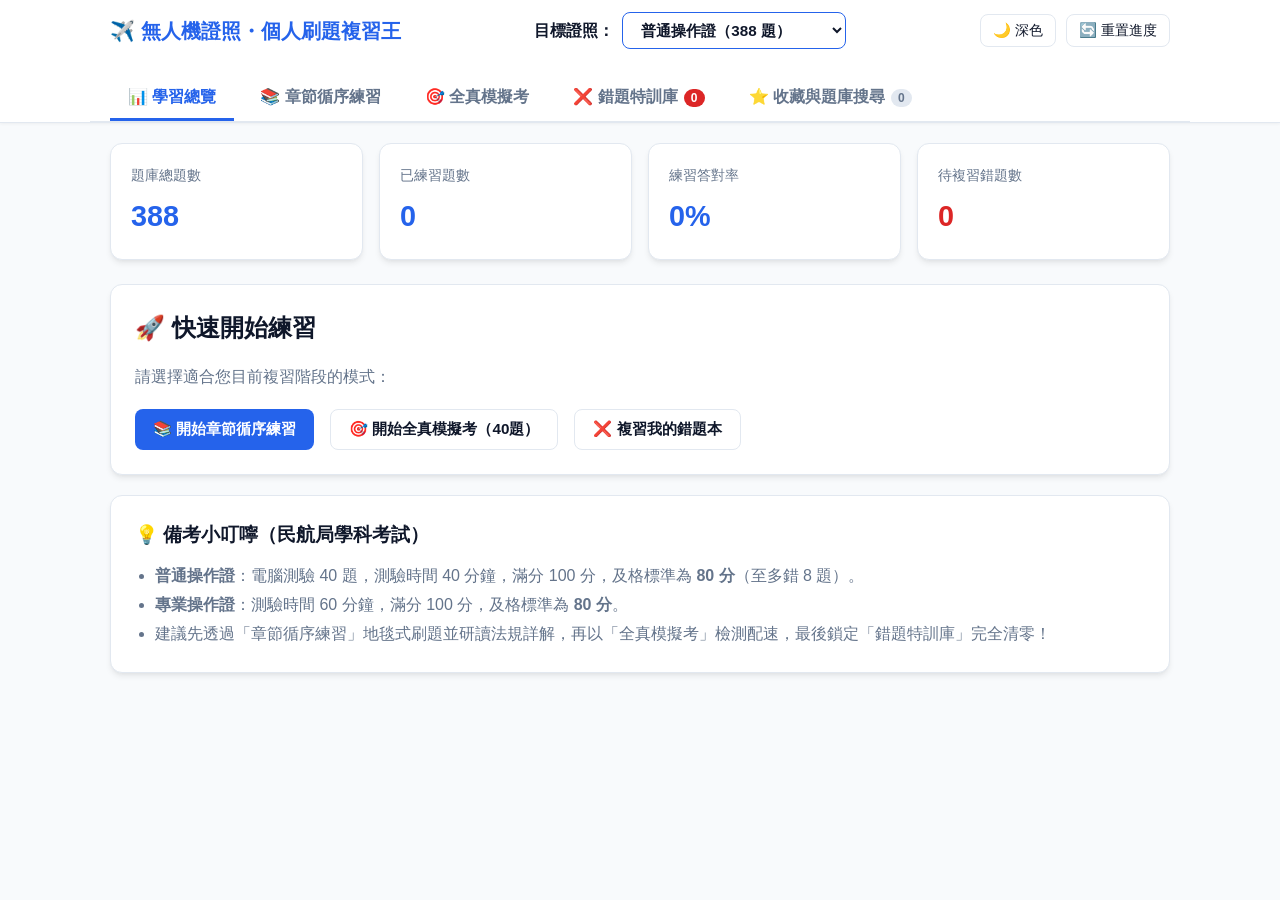
<file: index.html>
<!DOCTYPE html>
<html lang="zh-TW">
<head>
  <meta charset="UTF-8">
  <meta name="viewport" content="width=device-width, initial-scale=1.0">
  <title>無人機證照・個人刷題複習王</title>
  <link rel="stylesheet" href="app.css">
</head>
<body>

  <!-- 頂部標頭 -->
  <header>
    <div class="header-container">
      <div class="logo-area">
        <h1>✈️ 無人機證照・個人刷題複習王</h1>
      </div>
      
      <div class="course-selector">
        <label for="courseSelect"><strong>目標證照：</strong></label>
        <select id="courseSelect">
          <option value="普通操作證學科題庫" selected>普通操作證（388 題）</option>
          <option value="專業操作證學科題庫">專業操作證（588 題）</option>
          <option value="專業操作證屆期換證題庫">專業換證題庫（324 題）</option>
          <option value="專業操作證屆期換證題庫_簡易">專業換證_簡易（120 題）</option>
        </select>
      </div>

      <div class="header-actions">
        <button id="themeToggleBtn" class="icon-btn" title="切換深淺色模式">🌙 深色</button>
        <button id="resetDataBtn" class="icon-btn" title="重設目前考科作答紀錄">🔄 重置進度</button>
      </div>
    </div>

    <!-- 模式頁籤 -->
    <nav class="nav-tabs">
      <button class="tab-btn active" data-tab="dashboard">📊 學習總覽</button>
      <button class="tab-btn" data-tab="practice">📚 章節循序練習</button>
      <button class="tab-btn" data-tab="mock">🎯 全真模擬考</button>
      <button class="tab-btn" data-tab="wrong">❌ 錯題特訓庫 <span id="wrongBadge" class="badge">0</span></button>
      <button class="tab-btn" data-tab="search">⭐ 收藏與題庫搜尋 <span id="favBadge" class="badge badge-gray">0</span></button>
    </nav>
  </header>

  <!-- 主要內容區 -->
  <main>

    <!-- 1. 學習總覽 (Dashboard) -->
    <section id="tab-dashboard" class="tab-content">
      <div class="dashboard-grid">
        <div class="stat-card">
          <span class="stat-title">題庫總題數</span>
          <span id="statTotalQuestions" class="stat-value">0</span>
        </div>
        <div class="stat-card">
          <span class="stat-title">已練習題數</span>
          <span id="statPracticedCount" class="stat-value">0</span>
        </div>
        <div class="stat-card">
          <span class="stat-title">練習答對率</span>
          <span id="statAccuracyRate" class="stat-value">0%</span>
        </div>
        <div class="stat-card">
          <span class="stat-title">待複習錯題數</span>
          <span id="statWrongCount" class="stat-value" style="color: var(--danger);">0</span>
        </div>
      </div>

      <div class="card">
        <h2 style="margin-bottom: 16px;">🚀 快速開始練習</h2>
        <p style="color: var(--text-muted); margin-bottom: 20px;">
          請選擇適合您目前複習階段的模式：
        </p>
        <div style="display: flex; gap: 16px; flex-wrap: wrap;">
          <button class="btn btn-primary" onclick="app.switchTab('practice')">
            📚 開始章節循序練習
          </button>
          <button class="btn btn-outline" onclick="app.switchTab('mock')">
            🎯 開始全真模擬考（40題）
          </button>
          <button class="btn btn-outline" onclick="app.switchTab('wrong')">
            ❌ 複習我的錯題本
          </button>
        </div>
      </div>

      <div class="card">
        <h3 style="margin-bottom: 12px;">💡 備考小叮嚀（民航局學科考試）</h3>
        <ul style="padding-left: 20px; color: var(--text-muted); line-height: 1.8;">
          <li><strong>普通操作證</strong>：電腦測驗 40 題，測驗時間 40 分鐘，滿分 100 分，及格標準為 <strong>80 分</strong>（至多錯 8 題）。</li>
          <li><strong>專業操作證</strong>：測驗時間 60 分鐘，滿分 100 分，及格標準為 <strong>80 分</strong>。</li>
          <li>建議先透過「章節循序練習」地毯式刷題並研讀法規詳解，再以「全真模擬考」檢測配速，最後鎖定「錯題特訓庫」完全清零！</li>
        </ul>
      </div>
    </section>

    <!-- 2. 章節循序練習 (Practice) -->
    <section id="tab-practice" class="tab-content" style="display: none;">
      <div class="filter-bar">
        <div class="filter-group">
          <label><strong>章節篩選：</strong></label>
          <select id="practiceTopicSelect" class="filter-select">
            <option value="ALL">全部章節 (全部題目)</option>
          </select>
          <label style="display: flex; align-items: center; gap: 4px; cursor: pointer;">
            <input type="checkbox" id="practiceShuffleCheck"> 隨機亂序出題
          </label>
        </div>
        <div>
          <button id="practiceRestartBtn" class="btn btn-outline">🔄 重新開始本章</button>
        </div>
      </div>

      <div class="card" id="practiceQuestionCard">
        <!-- 動態渲染題目 -->
      </div>
    </section>

    <!-- 3. 全真模擬考 (Mock) -->
    <section id="tab-mock" class="tab-content" style="display: none;">
      <!-- 考試準備畫面 -->
      <div class="card" id="mockIntroCard">
        <h2 style="margin-bottom: 12px;">🎯 全真計時模擬測驗</h2>
        <p style="color: var(--text-muted); margin-bottom: 16px;">
          完全比照民航局電腦測驗標準：
        </p>
        <ul style="padding-left: 20px; color: var(--text-muted); margin-bottom: 24px; line-height: 1.8;">
          <li>題目數量：<strong>40 題</strong>（由目前考科隨機抽選）</li>
          <li>考試時間：<strong>40 分鐘</strong>（倒數計時）</li>
          <li>評分標準：每題 2.5 分，滿分 100 分，<strong>80 分及格</strong></li>
          <li>作答期間不提供答案提示，交卷後立即產生成績單與錯題分析報告。</li>
        </ul>
        <button id="startMockBtn" class="btn btn-primary" style="font-size: 1.1rem; padding: 12px 28px;">
          🚀 開始模擬考試
        </button>
      </div>

      <!-- 考試進行中畫面 -->
      <div id="mockExamRunningArea" style="display: none;">
        <div class="filter-bar">
          <div style="font-size: 1.2rem; font-weight: 700; color: var(--danger); display: flex; align-items: center; gap: 6px;">
            ⏱️ 剩餘時間：<span id="mockTimer">40:00</span>
          </div>
          <div style="display: flex; gap: 10px;">
            <button id="submitMockExamBtn" class="btn btn-danger">📝 立即交卷</button>
          </div>
        </div>

        <div class="card" id="mockQuestionCard">
          <!-- 考試當前題 -->
        </div>

        <!-- 答題卡選單 -->
        <div class="card">
          <div style="font-weight: 600; margin-bottom: 10px; display: flex; justify-content: space-between;">
            <span>答題卡 (點擊直接跳題)：</span>
            <span id="mockAnswerProgress">已答：0 / 40</span>
          </div>
          <div class="exam-grid" id="mockAnswerGrid">
            <!-- 動態生成 1~40 按鈕 -->
          </div>
        </div>
      </div>

      <!-- 考試結果結算畫面 -->
      <div class="card" id="mockResultCard" style="display: none;">
        <!-- 動態渲染考試結果與錯題清單 -->
      </div>
    </section>

    <!-- 4. 錯題特訓庫 (Wrong) -->
    <section id="tab-wrong" class="tab-content" style="display: none;">
      <div class="filter-bar">
        <div style="font-weight: 600; font-size: 1.1rem;">
          ❌ 待消滅錯題庫（做對可移出）
        </div>
        <div style="display: flex; gap: 10px;">
          <button id="clearWrongListBtn" class="btn btn-outline" style="color: var(--danger);">🗑️ 清空所有錯題</button>
        </div>
      </div>

      <div id="wrongQuizContainer">
        <!-- 錯題練習卡 -->
      </div>
    </section>

    <!-- 5. 收藏與題庫搜尋 (Search & Favorites) -->
    <section id="tab-search" class="tab-content" style="display: none;">
      <div class="filter-bar">
        <div class="filter-group">
          <input type="text" id="searchKeywordInput" class="search-input" placeholder="🔍 輸入關鍵字（例如：空域、罰鍰、氣象）...">
          <button id="searchBtn" class="btn btn-primary">搜尋</button>
          <button id="showOnlyFavsBtn" class="btn btn-outline">⭐ 只看星號收藏</button>
        </div>
        <div id="searchResultStats" style="color: var(--text-muted);">
          共 0 筆結果
        </div>
      </div>

      <div id="searchResultsList" style="display: flex; flex-direction: column; gap: 16px;">
        <!-- 搜尋結果卡片清單 -->
      </div>
    </section>

  </main>

  <!-- 引用題庫資料與主程式邏輯 -->
  <script src="questions_data.js"></script>
  <script src="app.js"></script>
</body>
</html>
</file>
<file: app.css>
:root {
  --primary: #2563eb;
  --primary-hover: #1d4ed8;
  --primary-light: #eff6ff;
  --success: #16a34a;
  --success-light: #f0fdf4;
  --danger: #dc2626;
  --danger-light: #fef2f2;
  --warning: #d97706;
  --warning-light: #fffbeb;
  --bg-main: #f8fafc;
  --bg-card: #ffffff;
  --text-main: #0f172a;
  --text-muted: #64748b;
  --border: #e2e8f0;
  --radius: 12px;
  --shadow: 0 4px 6px -1px rgb(0 0 0 / 0.08), 0 2px 4px -2px rgb(0 0 0 / 0.05);
}

[data-theme="dark"] {
  --primary: #3b82f6;
  --primary-hover: #60a5fa;
  --primary-light: #1e293b;
  --success: #22c55e;
  --success-light: #064e3b;
  --danger: #ef4444;
  --danger-light: #450a0a;
  --warning: #f59e0b;
  --warning-light: #451a03;
  --bg-main: #0f172a;
  --bg-card: #1e293b;
  --text-main: #f8fafc;
  --text-muted: #94a3b8;
  --border: #334155;
}

* {
  box-sizing: border-box;
  margin: 0;
  padding: 0;
}

body {
  font-family: -apple-system, BlinkMacSystemFont, "Segoe UI", Roboto, "Helvetica Neue", Arial, "Noto Sans TC", sans-serif;
  background-color: var(--bg-main);
  color: var(--text-main);
  line-height: 1.6;
  min-height: 100vh;
}

/* Header */
header {
  background: var(--bg-card);
  border-bottom: 1px solid var(--border);
  position: sticky;
  top: 0;
  z-index: 50;
  box-shadow: 0 1px 3px 0 rgb(0 0 0 / 0.05);
}

.header-container {
  max-width: 1100px;
  margin: 0 auto;
  padding: 12px 20px;
  display: flex;
  justify-content: space-between;
  align-items: center;
  flex-wrap: wrap;
  gap: 12px;
}

.logo-area {
  display: flex;
  align-items: center;
  gap: 10px;
}

.logo-area h1 {
  font-size: 1.25rem;
  font-weight: 700;
  color: var(--primary);
  display: flex;
  align-items: center;
  gap: 6px;
}

.course-selector {
  display: flex;
  align-items: center;
  gap: 8px;
}

.course-selector select {
  padding: 8px 14px;
  border: 1.5px solid var(--primary);
  border-radius: 8px;
  background: var(--bg-card);
  color: var(--text-main);
  font-size: 0.95rem;
  font-weight: 600;
  cursor: pointer;
  outline: none;
}

.header-actions {
  display: flex;
  align-items: center;
  gap: 10px;
}

.icon-btn {
  background: none;
  border: 1px solid var(--border);
  color: var(--text-main);
  padding: 6px 12px;
  border-radius: 8px;
  cursor: pointer;
  font-size: 0.9rem;
  display: flex;
  align-items: center;
  gap: 6px;
  transition: all 0.2s;
}

.icon-btn:hover {
  background: var(--primary-light);
  border-color: var(--primary);
}

/* Navigation Tabs */
.nav-tabs {
  max-width: 1100px;
  margin: 16px auto 0;
  padding: 0 20px;
  display: flex;
  gap: 8px;
  overflow-x: auto;
  border-bottom: 1px solid var(--border);
}

.tab-btn {
  padding: 10px 18px;
  border: none;
  background: none;
  color: var(--text-muted);
  font-size: 1rem;
  font-weight: 600;
  cursor: pointer;
  border-bottom: 3px solid transparent;
  transition: all 0.2s;
  white-space: nowrap;
  display: flex;
  align-items: center;
  gap: 6px;
}

.tab-btn:hover {
  color: var(--primary);
}

.tab-btn.active {
  color: var(--primary);
  border-bottom-color: var(--primary);
}

.badge {
  background: var(--danger);
  color: #fff;
  font-size: 0.75rem;
  padding: 2px 7px;
  border-radius: 999px;
  font-weight: bold;
}

.badge-gray {
  background: var(--border);
  color: var(--text-muted);
}

/* Main Container */
main {
  max-width: 1100px;
  margin: 20px auto;
  padding: 0 20px 40px;
}

/* Dashboard Summary Cards */
.dashboard-grid {
  display: grid;
  grid-template-columns: repeat(auto-fit, minmax(220px, 1fr));
  gap: 16px;
  margin-bottom: 24px;
}

.stat-card {
  background: var(--bg-card);
  padding: 20px;
  border-radius: var(--radius);
  border: 1px solid var(--border);
  box-shadow: var(--shadow);
  display: flex;
  flex-direction: column;
  gap: 6px;
}

.stat-card .stat-title {
  font-size: 0.9rem;
  color: var(--text-muted);
  font-weight: 500;
}

.stat-card .stat-value {
  font-size: 1.8rem;
  font-weight: 700;
  color: var(--primary);
}

/* Card View */
.card {
  background: var(--bg-card);
  border-radius: var(--radius);
  border: 1px solid var(--border);
  padding: 24px;
  box-shadow: var(--shadow);
  margin-bottom: 20px;
}

/* Filters & Action Bar */
.filter-bar {
  display: flex;
  flex-wrap: wrap;
  gap: 12px;
  align-items: center;
  margin-bottom: 20px;
  justify-content: space-between;
}

.filter-group {
  display: flex;
  gap: 10px;
  flex-wrap: wrap;
  align-items: center;
}

select.filter-select, input.search-input {
  padding: 8px 14px;
  border: 1px solid var(--border);
  border-radius: 8px;
  background: var(--bg-card);
  color: var(--text-main);
  font-size: 0.95rem;
  outline: none;
}

input.search-input {
  min-width: 250px;
}

/* Buttons */
.btn {
  padding: 9px 18px;
  border-radius: 8px;
  font-size: 0.95rem;
  font-weight: 600;
  border: none;
  cursor: pointer;
  transition: all 0.2s;
  display: inline-flex;
  align-items: center;
  gap: 6px;
  justify-content: center;
}

.btn-primary {
  background: var(--primary);
  color: #fff;
}
.btn-primary:hover {
  background: var(--primary-hover);
}

.btn-outline {
  background: transparent;
  border: 1px solid var(--border);
  color: var(--text-main);
}
.btn-outline:hover {
  border-color: var(--primary);
  color: var(--primary);
}

.btn-success {
  background: var(--success);
  color: #fff;
}
.btn-danger {
  background: var(--danger);
  color: #fff;
}

/* Question Area */
.question-box {
  display: flex;
  flex-direction: column;
  gap: 18px;
}

.question-header {
  display: flex;
  justify-content: space-between;
  align-items: center;
  font-size: 0.9rem;
  color: var(--text-muted);
  border-bottom: 1px solid var(--border);
  padding-bottom: 12px;
}

.question-stem {
  font-size: 1.25rem;
  font-weight: 600;
  line-height: 1.6;
}

.options-list {
  display: flex;
  flex-direction: column;
  gap: 12px;
}

.option-item {
  padding: 14px 18px;
  border-radius: 10px;
  border: 1.5px solid var(--border);
  background: var(--bg-card);
  cursor: pointer;
  display: flex;
  align-items: flex-start;
  gap: 12px;
  transition: all 0.2s;
  font-size: 1.05rem;
}

.option-item:hover {
  border-color: var(--primary);
  background: var(--primary-light);
}

.option-item.selected {
  border-color: var(--primary);
  background: var(--primary-light);
  font-weight: 600;
}

.option-item.correct {
  border-color: var(--success) !important;
  background: var(--success-light) !important;
  color: var(--success) !important;
  font-weight: 700;
}

.option-item.wrong {
  border-color: var(--danger) !important;
  background: var(--danger-light) !important;
  color: var(--danger) !important;
  font-weight: 700;
}

.option-letter {
  display: inline-flex;
  align-items: center;
  justify-content: center;
  width: 28px;
  height: 28px;
  border-radius: 50%;
  background: var(--border);
  color: var(--text-main);
  font-size: 0.9rem;
  font-weight: 700;
  flex-shrink: 0;
}

.option-item.selected .option-letter {
  background: var(--primary);
  color: #fff;
}
.option-item.correct .option-letter {
  background: var(--success);
  color: #fff;
}
.option-item.wrong .option-letter {
  background: var(--danger);
  color: #fff;
}

/* Explanation Box */
.explanation-box {
  background: var(--primary-light);
  border-left: 4px solid var(--primary);
  padding: 18px;
  border-radius: 0 8px 8px 0;
  display: flex;
  flex-direction: column;
  gap: 10px;
  animation: fadeIn 0.3s ease-in-out;
}

.explanation-title {
  font-weight: 700;
  color: var(--primary);
  display: flex;
  align-items: center;
  gap: 6px;
}

.explanation-text {
  white-space: pre-line;
  font-size: 0.98rem;
}

.explanation-images {
  display: flex;
  flex-wrap: wrap;
  gap: 12px;
  margin-top: 10px;
}

.explanation-images img {
  max-width: 100%;
  max-height: 380px;
  border-radius: 8px;
  border: 1px solid var(--border);
  box-shadow: var(--shadow);
  cursor: pointer;
  background: #fff;
}

/* Question Navigator / Pagination */
.quiz-footer {
  display: flex;
  justify-content: space-between;
  align-items: center;
  margin-top: 24px;
  padding-top: 16px;
  border-top: 1px solid var(--border);
  flex-wrap: wrap;
  gap: 12px;
}

/* Mock Exam Grid */
.exam-grid {
  display: grid;
  grid-template-columns: repeat(auto-fill, minmax(42px, 1fr));
  gap: 8px;
  margin: 16px 0;
}

.exam-grid-item {
  width: 42px;
  height: 42px;
  display: flex;
  align-items: center;
  justify-content: center;
  border: 1px solid var(--border);
  border-radius: 8px;
  cursor: pointer;
  font-weight: 600;
  font-size: 0.9rem;
  background: var(--bg-card);
}

.exam-grid-item.answered {
  background: var(--primary);
  color: #fff;
  border-color: var(--primary);
}

.exam-grid-item.current {
  border: 2px solid var(--warning);
}

/* Empty states */
.empty-box {
  text-align: center;
  padding: 40px 20px;
  color: var(--text-muted);
}
.empty-box h3 {
  margin-bottom: 8px;
  color: var(--text-main);
}

@keyframes fadeIn {
  from { opacity: 0; transform: translateY(6px); }
  to { opacity: 1; transform: translateY(0); }
}

@media (max-width: 640px) {
  .header-container {
    flex-direction: column;
    align-items: stretch;
  }
  .filter-bar {
    flex-direction: column;
    align-items: stretch;
  }
  .filter-group {
    flex-direction: column;
    align-items: stretch;
  }
}
</file>
